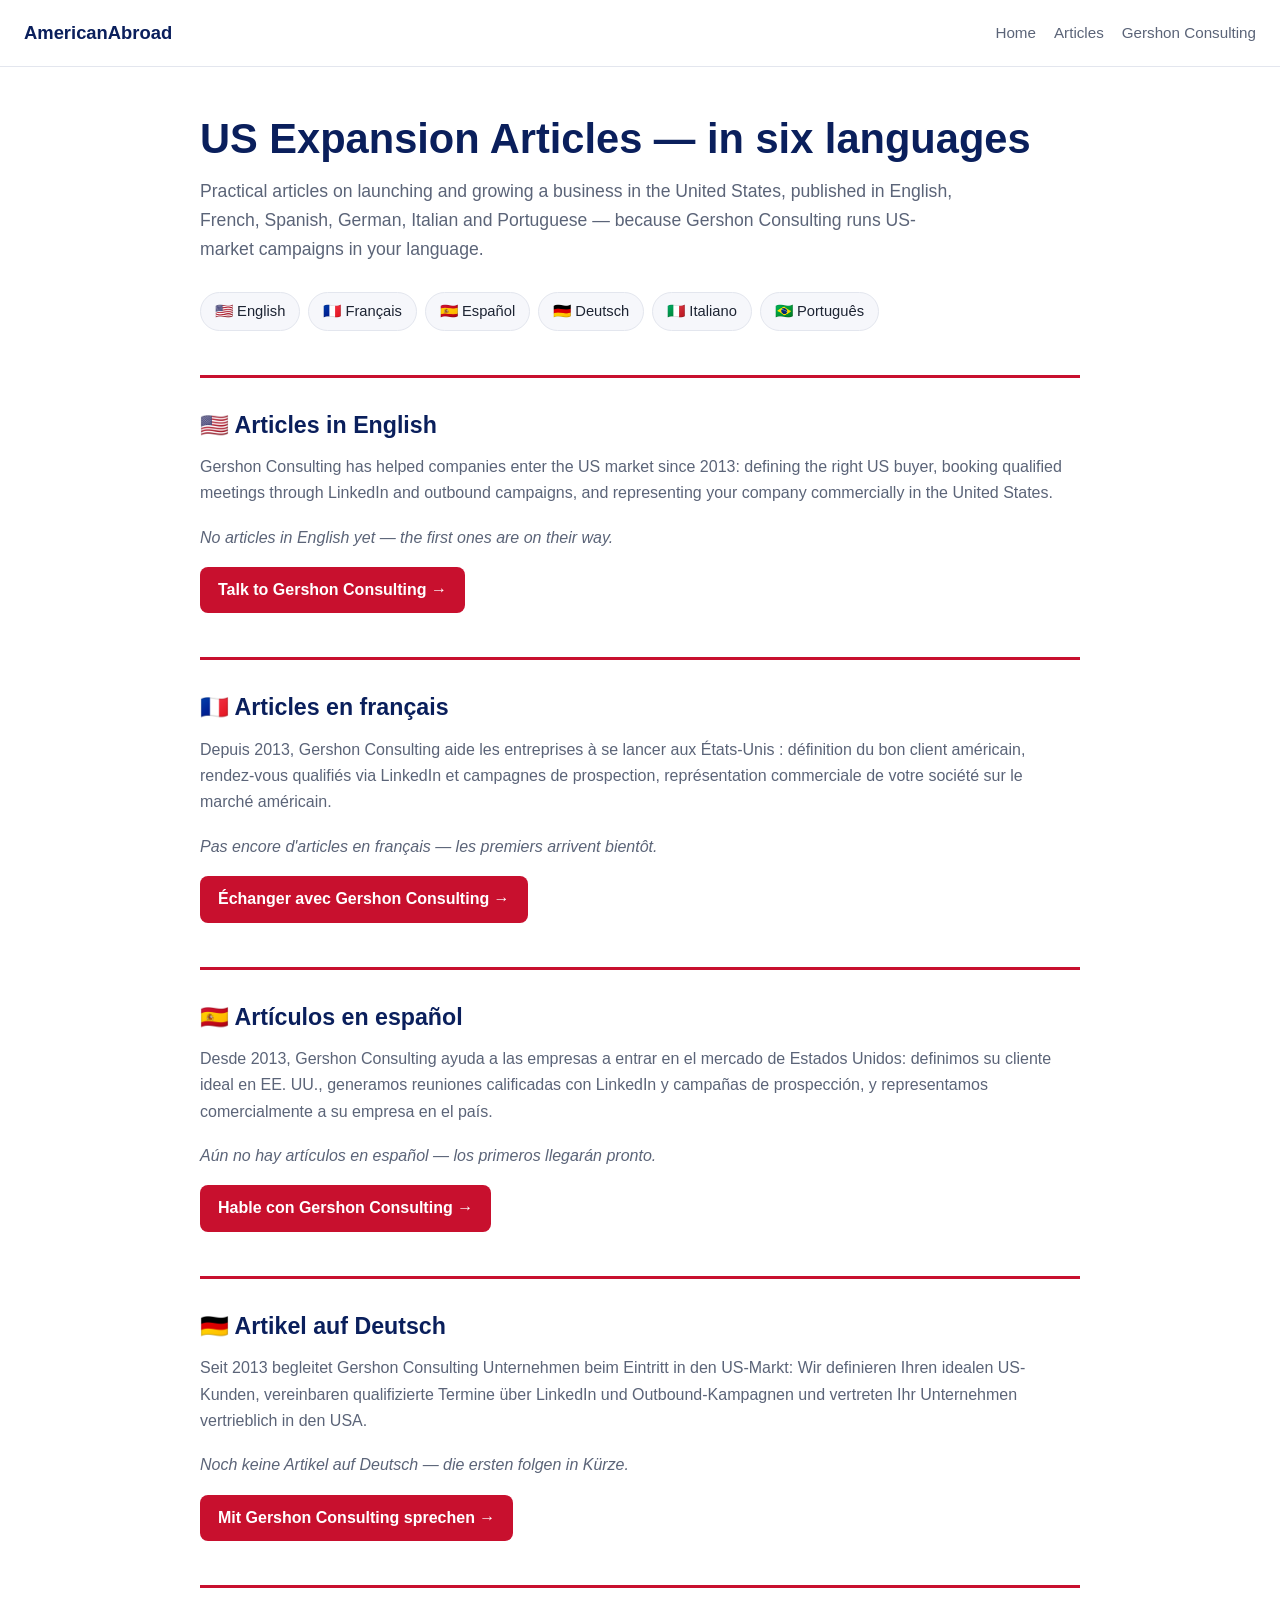
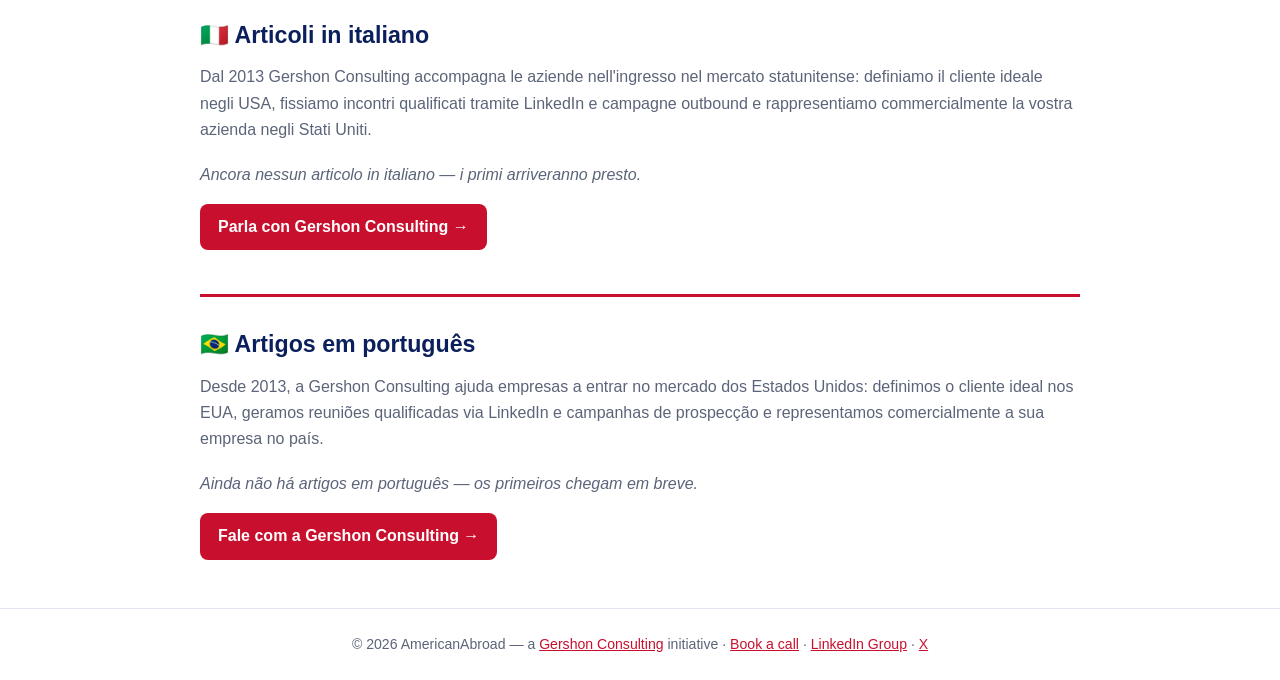
<file: articles/index.html>
<!DOCTYPE html>
<html lang="en">
<head>
<meta charset="UTF-8">
<meta name="viewport" content="width=device-width, initial-scale=1.0">
<title>US Expansion Articles — in six languages | AmericanAbroad</title>
<meta name="description" content="Practical articles on launching and growing a business in the United States, published in English, French, Spanish, German, Italian and Portuguese — because Gershon Consulting runs US-market campaigns in your language.">
<link rel="canonical" href="https://americanabroad.net/articles/">
<meta property="og:title" content="US Expansion Articles — in six languages">
<meta property="og:description" content="Practical articles on launching and growing a business in the United States, published in English, French, Spanish, German, Italian and Portuguese — because Gershon Consulting runs US-market campaigns in your language.">
<meta property="og:url" content="https://americanabroad.net/articles/">
<style>:root{--accent:#c8102e;--ink:#0a1f5c;--bg:#ffffff;--card:#f6f7fb;--text:#1d2433;--muted:#5b6478;--line:#e3e6ee}
*{box-sizing:border-box;margin:0;padding:0}
body{font-family:Inter, -apple-system, Segoe UI, sans-serif;background:var(--bg);color:var(--text);line-height:1.65}
a{color:var(--accent)}
.ak-top{display:flex;justify-content:space-between;align-items:center;gap:16px;padding:18px 24px;border-bottom:1px solid var(--line)}
.ak-top .brand{font-weight:700;font-size:1.15rem;color:var(--ink);text-decoration:none}
.ak-top nav a{margin-left:18px;color:var(--muted);text-decoration:none;font-size:.95rem}
.ak-top nav a:hover{color:var(--accent)}
.ak-wrap{max-width:920px;margin:0 auto;padding:48px 20px}
.ak-hero h1{font-size:clamp(1.8rem,4vw,2.6rem);line-height:1.15;color:var(--ink);margin-bottom:14px}
.ak-hero p{font-size:1.1rem;color:var(--muted);max-width:760px}
.ak-langs{display:flex;flex-wrap:wrap;gap:8px;margin:28px 0 8px}
.ak-langs a{border:1px solid var(--line);border-radius:999px;padding:6px 14px;text-decoration:none;color:var(--text);font-size:.92rem;background:var(--card)}
.ak-langs a:hover{border-color:var(--accent);color:var(--accent)}
.ak-lang{margin-top:44px;padding-top:28px;border-top:3px solid var(--accent)}
.ak-lang h2{font-size:1.45rem;color:var(--ink);margin-bottom:10px}
.ak-lang .about{color:var(--muted);margin-bottom:18px}
.ak-list{list-style:none;display:grid;gap:12px}
.ak-list li a{display:block;background:var(--card);border:1px solid var(--line);border-radius:10px;padding:16px 18px;text-decoration:none;color:var(--text)}
.ak-list li a strong{display:block;color:var(--ink);margin-bottom:4px}
.ak-list li a span{color:var(--muted);font-size:.92rem}
.ak-empty{color:var(--muted);font-style:italic}
.ak-cta{display:inline-block;margin-top:16px;background:var(--accent);color:#fff;padding:10px 18px;border-radius:8px;text-decoration:none;font-weight:600}
.ak-article h1{font-size:clamp(1.8rem,4vw,2.4rem);line-height:1.2;color:var(--ink);margin:6px 0 12px}
.ak-article .meta{color:var(--muted);font-size:.92rem;margin-bottom:28px}
.ak-article h2{font-size:1.35rem;color:var(--ink);margin:32px 0 10px}
.ak-article p,.ak-article li{margin-bottom:12px}
.ak-article ul,.ak-article ol{padding-left:22px}
.ak-article table{border-collapse:collapse;width:100%;margin:16px 0}
.ak-article th,.ak-article td{border:1px solid var(--line);padding:8px 10px;text-align:left}
.ak-box{margin-top:40px;background:var(--card);border-left:4px solid var(--accent);border-radius:8px;padding:22px}
.ak-box h2{margin-top:0}
.ak-foot{border-top:1px solid var(--line);padding:24px;text-align:center;color:var(--muted);font-size:.88rem}
@media (max-width:640px){.ak-top{flex-direction:column;align-items:flex-start}.ak-top nav a{margin:0 14px 0 0}}</style>
</head>
<body>
<header class="ak-top"><a class="brand" href="../index.html">AmericanAbroad</a><nav><a href="../index.html">Home</a><a href="index.html">Articles</a><a href="https://www.gershonconsulting.com" rel="noopener">Gershon Consulting</a></nav></header>
<main class="ak-wrap">
<div class="ak-hero">
<h1>US Expansion Articles — in six languages</h1>
<p>Practical articles on launching and growing a business in the United States, published in English, French, Spanish, German, Italian and Portuguese — because Gershon Consulting runs US-market campaigns in your language.</p>
<div class="ak-langs"><a href="#en" hreflang="en">🇺🇸 English</a><a href="#fr" hreflang="fr">🇫🇷 Français</a><a href="#es" hreflang="es">🇪🇸 Español</a><a href="#de" hreflang="de">🇩🇪 Deutsch</a><a href="#it" hreflang="it">🇮🇹 Italiano</a><a href="#pt" hreflang="pt">🇧🇷 Português</a></div>
</div>
<section class="ak-lang" id="en" lang="en">
<h2>🇺🇸 Articles in English</h2>
<p class="about">Gershon Consulting has helped companies enter the US market since 2013: defining the right US buyer, booking qualified meetings through LinkedIn and outbound campaigns, and representing your company commercially in the United States.</p>
<ul class="ak-list">
<!-- ARTICLES:en:START -->
<!-- ARTICLES:en:END -->
</ul>
<p class="ak-empty" data-empty="en">No articles in English yet — the first ones are on their way.</p>
<a class="ak-cta" href="https://www.gershonconsulting.com/calendar">Talk to Gershon Consulting →</a>
</section><section class="ak-lang" id="fr" lang="fr">
<h2>🇫🇷 Articles en français</h2>
<p class="about">Depuis 2013, Gershon Consulting aide les entreprises à se lancer aux États-Unis : définition du bon client américain, rendez-vous qualifiés via LinkedIn et campagnes de prospection, représentation commerciale de votre société sur le marché américain.</p>
<ul class="ak-list">
<!-- ARTICLES:fr:START -->
<!-- ARTICLES:fr:END -->
</ul>
<p class="ak-empty" data-empty="fr">Pas encore d&#x27;articles en français — les premiers arrivent bientôt.</p>
<a class="ak-cta" href="https://www.gershonconsulting.com/calendar">Échanger avec Gershon Consulting →</a>
</section><section class="ak-lang" id="es" lang="es">
<h2>🇪🇸 Artículos en español</h2>
<p class="about">Desde 2013, Gershon Consulting ayuda a las empresas a entrar en el mercado de Estados Unidos: definimos su cliente ideal en EE. UU., generamos reuniones calificadas con LinkedIn y campañas de prospección, y representamos comercialmente a su empresa en el país.</p>
<ul class="ak-list">
<!-- ARTICLES:es:START -->
<!-- ARTICLES:es:END -->
</ul>
<p class="ak-empty" data-empty="es">Aún no hay artículos en español — los primeros llegarán pronto.</p>
<a class="ak-cta" href="https://www.gershonconsulting.com/calendar">Hable con Gershon Consulting →</a>
</section><section class="ak-lang" id="de" lang="de">
<h2>🇩🇪 Artikel auf Deutsch</h2>
<p class="about">Seit 2013 begleitet Gershon Consulting Unternehmen beim Eintritt in den US-Markt: Wir definieren Ihren idealen US-Kunden, vereinbaren qualifizierte Termine über LinkedIn und Outbound-Kampagnen und vertreten Ihr Unternehmen vertrieblich in den USA.</p>
<ul class="ak-list">
<!-- ARTICLES:de:START -->
<!-- ARTICLES:de:END -->
</ul>
<p class="ak-empty" data-empty="de">Noch keine Artikel auf Deutsch — die ersten folgen in Kürze.</p>
<a class="ak-cta" href="https://www.gershonconsulting.com/calendar">Mit Gershon Consulting sprechen →</a>
</section><section class="ak-lang" id="it" lang="it">
<h2>🇮🇹 Articoli in italiano</h2>
<p class="about">Dal 2013 Gershon Consulting accompagna le aziende nell&#x27;ingresso nel mercato statunitense: definiamo il cliente ideale negli USA, fissiamo incontri qualificati tramite LinkedIn e campagne outbound e rappresentiamo commercialmente la vostra azienda negli Stati Uniti.</p>
<ul class="ak-list">
<!-- ARTICLES:it:START -->
<!-- ARTICLES:it:END -->
</ul>
<p class="ak-empty" data-empty="it">Ancora nessun articolo in italiano — i primi arriveranno presto.</p>
<a class="ak-cta" href="https://www.gershonconsulting.com/calendar">Parla con Gershon Consulting →</a>
</section><section class="ak-lang" id="pt" lang="pt">
<h2>🇧🇷 Artigos em português</h2>
<p class="about">Desde 2013, a Gershon Consulting ajuda empresas a entrar no mercado dos Estados Unidos: definimos o cliente ideal nos EUA, geramos reuniões qualificadas via LinkedIn e campanhas de prospecção e representamos comercialmente a sua empresa no país.</p>
<ul class="ak-list">
<!-- ARTICLES:pt:START -->
<!-- ARTICLES:pt:END -->
</ul>
<p class="ak-empty" data-empty="pt">Ainda não há artigos em português — os primeiros chegam em breve.</p>
<a class="ak-cta" href="https://www.gershonconsulting.com/calendar">Fale com a Gershon Consulting →</a>
</section>
</main>
<footer class="ak-foot">© 2026 AmericanAbroad — a <a href="https://www.gershonconsulting.com">Gershon Consulting</a> initiative · <a href="https://www.gershonconsulting.com/calendar">Book a call</a> · <a href="https://www.linkedin.com/groups/42835334/" target="_blank" rel="noopener">LinkedIn Group</a> · <a href="https://x.com/AmericanAbroadN" target="_blank" rel="noopener">X</a></footer>
<script>document.querySelectorAll('[data-empty]').forEach(function(p){var l=p.previousElementSibling;if(l&&l.querySelector('li'))p.remove();});</script>
</body>
</html>
</file>
